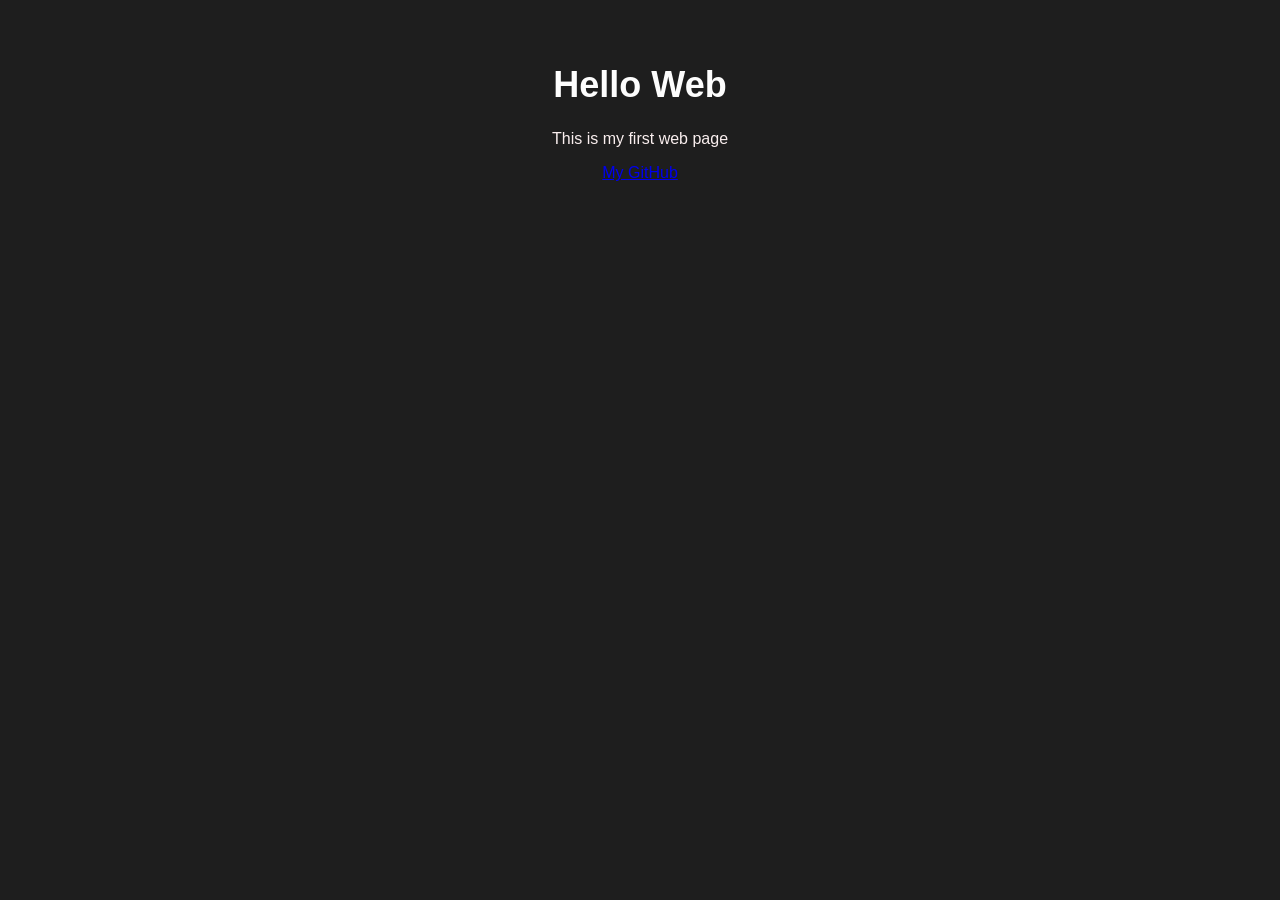
<file: task-a/index.html>
<!--
Author: Gautier-Grall Maxence 
Date: 2025-09-19 
-->
<!DOCTYPE html>
<html lang="en">
<head>
  <meta charset="UTF-8">
  <title>Hello Web</title>
  <link rel="stylesheet" href="style.css">
</head>
<body>
  <h1>Hello Web</h1>
  <p>This is my first web page</p>
  <a href="https://github.com/maxlamenace2" target="_blank">My GitHub</a>
</body>
</html>
</file>
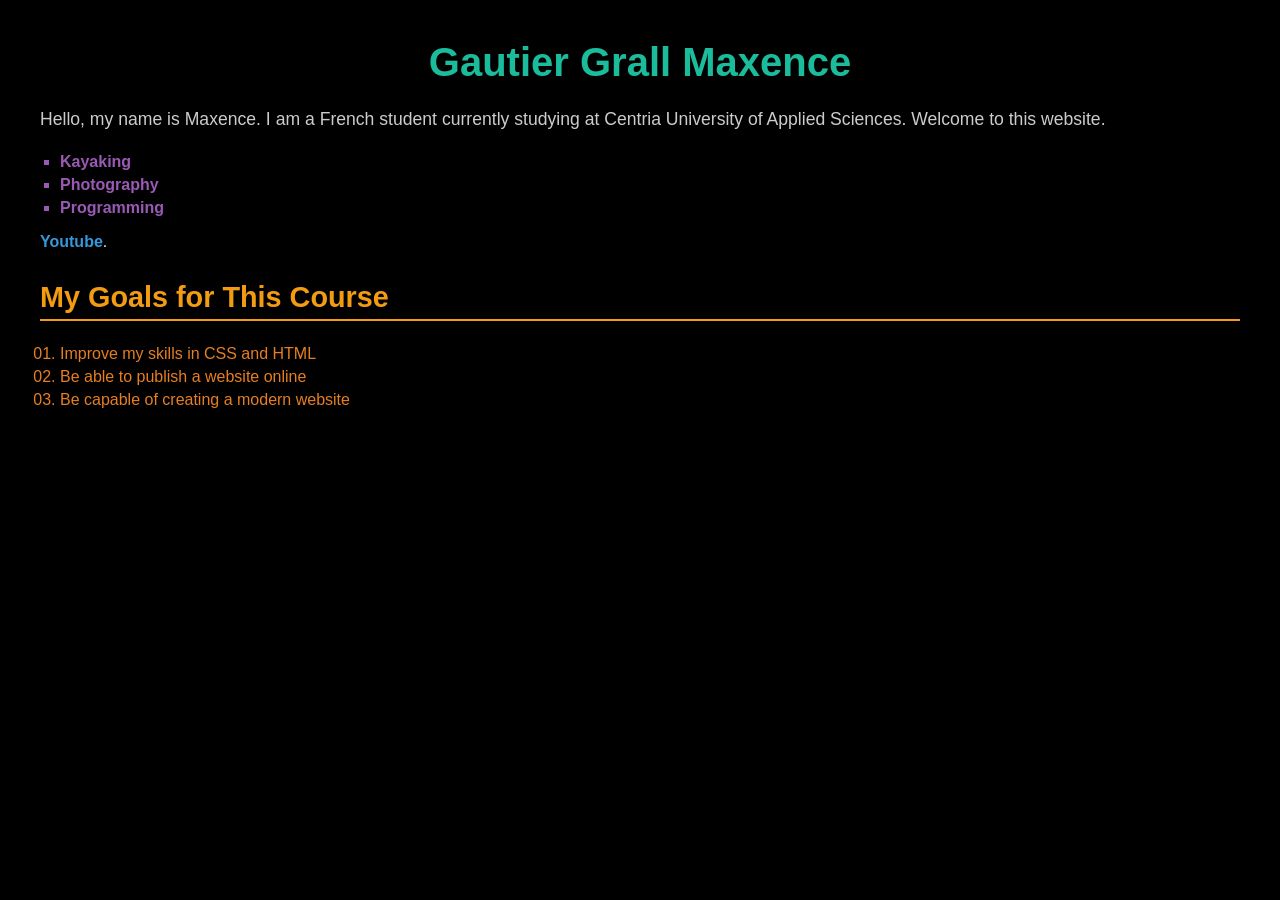
<file: task-b/index.html>
<!--
Author: Gautier-Grall Maxence
Date: 2025-09-19 
-->
<!DOCTYPE html>
<html lang="en">
<head>
  <meta charset="UTF-8">
  <title>Gautier-Grall Maxence Task-B</title>
  <link rel="stylesheet" href="style.css">
</head>
<body>
  <h1>Gautier Grall Maxence</h1>
  <p> 
    Hello, my name is Maxence. I am a French student currently studying at Centria University of Applied Sciences. 
    Welcome to this website.
  </p>
  <ul>
    <li>Kayaking</li>
    <li>Photography</li>
    <li>Programming</li>
  </ul>
  <a href="https://www.youtube.com/" target="_blank">Youtube</a>.
  <h2>My Goals for This Course</h2>

  <ol>
    <li>Improve my skills in CSS and HTML</li>
    <li>Be able to publish a website online</li>
    <li>Be capable of creating a modern website</li>
  </ol>
</body>
</html>
</file>
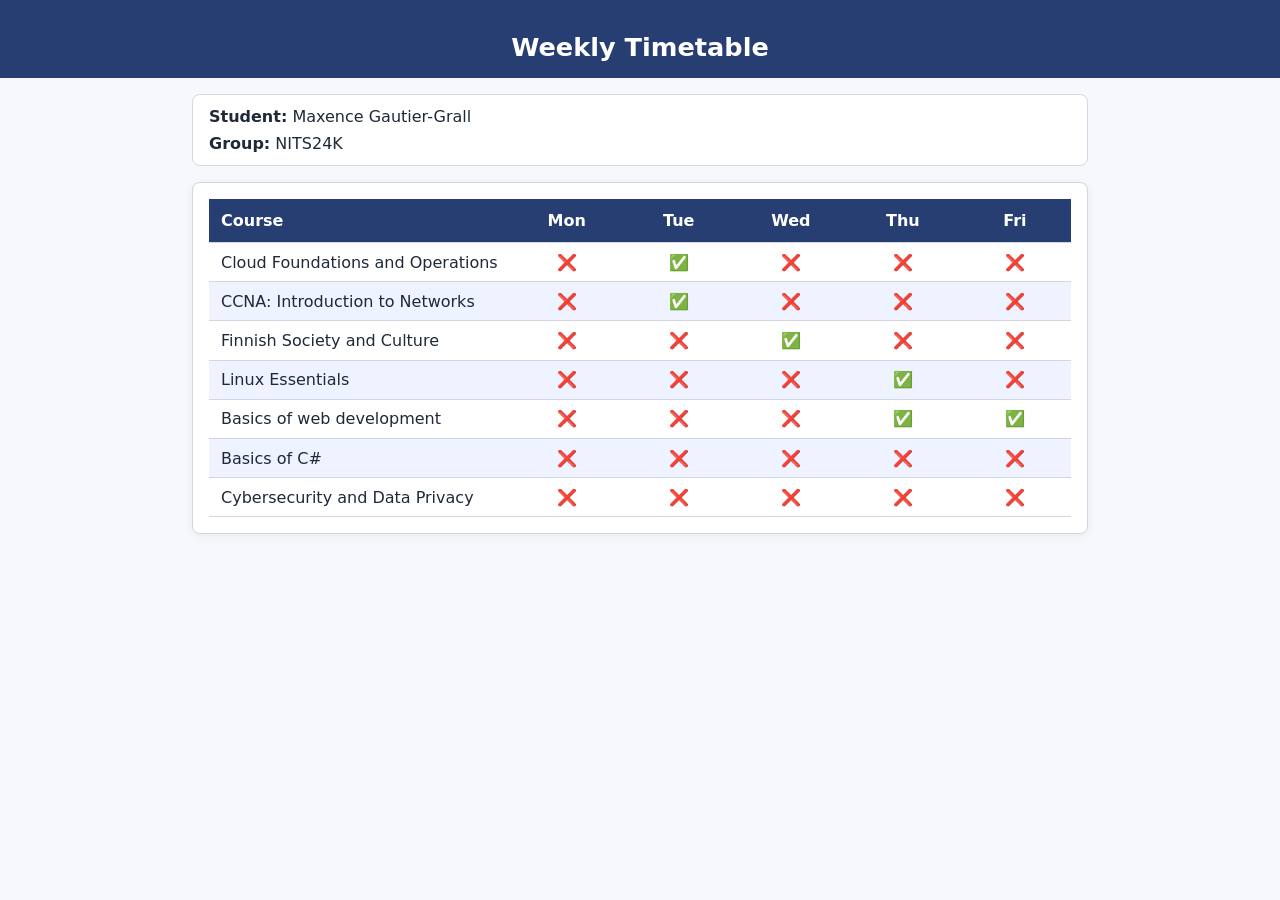
<file: task-e/index.html>
<!--
    Author: Maxence Gautier-Grall
    Date: 2025-10-21
-->

<!DOCTYPE html>
<html lang="en">
<head>
  <meta charset="UTF-8">
  <title>Weekly Timetable</title>
  <!--<link rel="stylesheet" href="task-e/style.css">-->
  <link rel="stylesheet" href="style.css">
</head>
<body>
  <header class="site-header">
    <h1>Weekly Timetable</h1>
  </header>

  <main class="content">
    <!-- Student info block: edit the values as needed -->
    <section class="student-info" aria-label="Student information">
      <p><strong>Student:</strong> <span class="student-name">Maxence Gautier-Grall</span></p>
      <p><strong>Group:</strong> <span class="student-group">NITS24K</span></p>
    </section>
    <div class="table-wrap">
      <table class="table">
        <thead>
          <tr>
            <th>Course</th>
            <th>Mon</th>
            <th>Tue</th>
            <th>Wed</th>
            <th>Thu</th>
            <th>Fri</th>
          </tr>
        </thead>
        <tbody>                 
          <tr>
            <td>Cloud Foundations and Operations</td>
            <td>&#10060;</td>
            <td>&#9989;</td>
            <td>&#10060;</td>
            <td>&#10060;</td>
            <td>&#10060;</td>
          </tr>
          <tr>
            <td>CCNA: Introduction to Networks</td>
            <td>&#10060;</td>
            <td>&#9989;</td>
            <td>&#10060;</td>
            <td>&#10060;</td>
            <td>&#10060;</td>
          </tr>
          <tr>
            <td>Finnish Society and Culture</td>
            <td>&#10060;</td>
            <td>&#10060;</td>
            <td>&#9989;</td>
            <td>&#10060;</td>
            <td>&#10060;</td>
          </tr>
          <tr>
            <td>Linux Essentials</td>
            <td>&#10060;</td>
            <td>&#10060;</td>
            <td>&#10060;</td>
            <td>&#9989;</td>
            <td>&#10060;</td>
          </tr>
          <tr>
            <td>Basics of web development</td>
            <td>&#10060;</td>
            <td>&#10060;</td>
            <td>&#10060;</td>
            <td>&#9989;</td>
            <td>&#9989;</td>
          </tr>
          <tr>
            <td>Basics of C#</td>
            <td>&#10060;</td>
            <td>&#10060;</td>
            <td>&#10060;</td>
            <td>&#10060;</td>
            <td>&#10060;</td>
          </tr>
          <tr>
            <td>Cybersecurity and Data Privacy</td>
            <td>&#10060;</td>
            <td>&#10060;</td>
            <td>&#10060;</td>
            <td>&#10060;</td>
            <td>&#10060;</td>
          </tr>

        </tbody>
      </table>
    </div>
  </main>
</body>
</html>
</file>
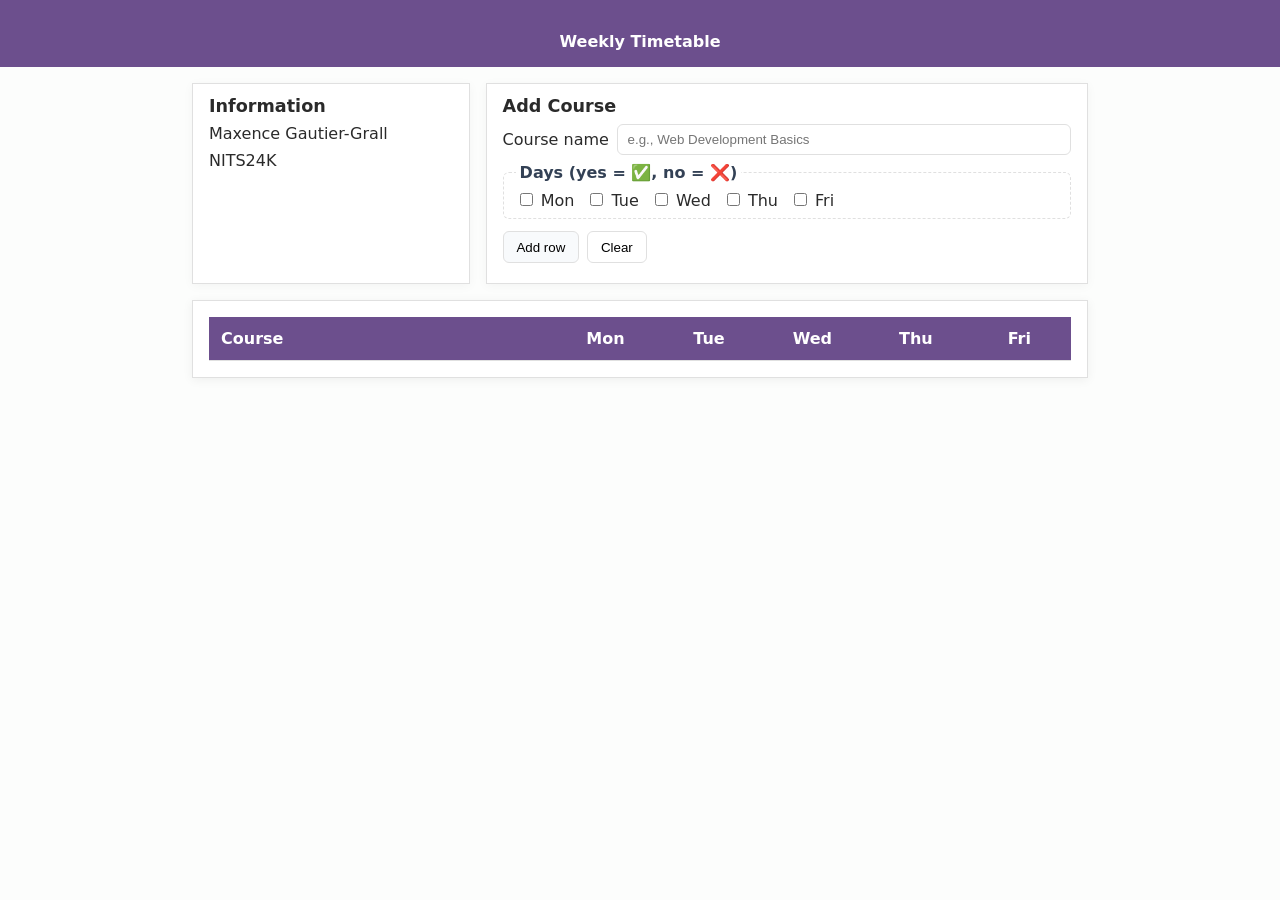
<file: task-f/index.html>
<!DOCTYPE html>
<html lang="en">

<head>
  <meta charset="UTF-8">
  <title>Weekly Timetable</title>
  <link rel="stylesheet" href="style.css">
  <script src="index.js"></script>
</head>

<body>
  <!--
    Author: Maxence Gautier-Grall
    Date: 2025-10-24
  -->

  <header class="site-header">
    <h1>Weekly Timetable</h1>
  </header>

  <main class="content">
    <!-- Top row split into two blocks -->
    <div class="top-grid">
      <!-- Student info (30%) -->
      <section class="student-info" aria-label="Student information">
        <h2 class="student-info-title">Information</h2>
        <p><span class="student-name">Maxence Gautier-Grall</span></p>
        <p><span class="student-group">NITS24K</span></p>
      </section>

      <!-- Controls (70%): add course + day marks -->
      <section class="controls" aria-label="Add course row">
        <h2 class="controls-title">Add Course</h2>

        <form id="addCourseForm">
          <div class="form-row">
            <label for="courseName">Course name</label>
            <input id="courseName" name="courseName" type="text" required placeholder="e.g., Web Development Basics">
          </div>

          <fieldset class="days-group">
            <legend>Days (yes = &#9989;, no = &#10060;)</legend>
            <label><input type="checkbox" name="day" value="Mon"> Mon</label>
            <label><input type="checkbox" name="day" value="Tue"> Tue</label>
            <label><input type="checkbox" name="day" value="Wed"> Wed</label>
            <label><input type="checkbox" name="day" value="Thu"> Thu</label>
            <label><input type="checkbox" name="day" value="Fri"> Fri</label>
          </fieldset>

          <div class="form-row">
            <button id="addRowBtn" type="submit" class="btn">Add row</button>
            <button id="clearBtn" type="reset" class="btn btn-secondary">Clear</button>
          </div>
        </form>
      </section>
    </div>

    <!-- Table -->
    <div class="table-wrap">
      <table class="table" id="timetable">
        <thead>
          <tr>
            <th>Course</th>
            <th>Mon</th>
            <th>Tue</th>
            <th>Wed</th>
            <th>Thu</th>
            <th>Fri</th>
          </tr>
        </thead>
        <tbody>
        </tbody>
      </table>
    </div>
  </main>

</body>

</html>
</file>
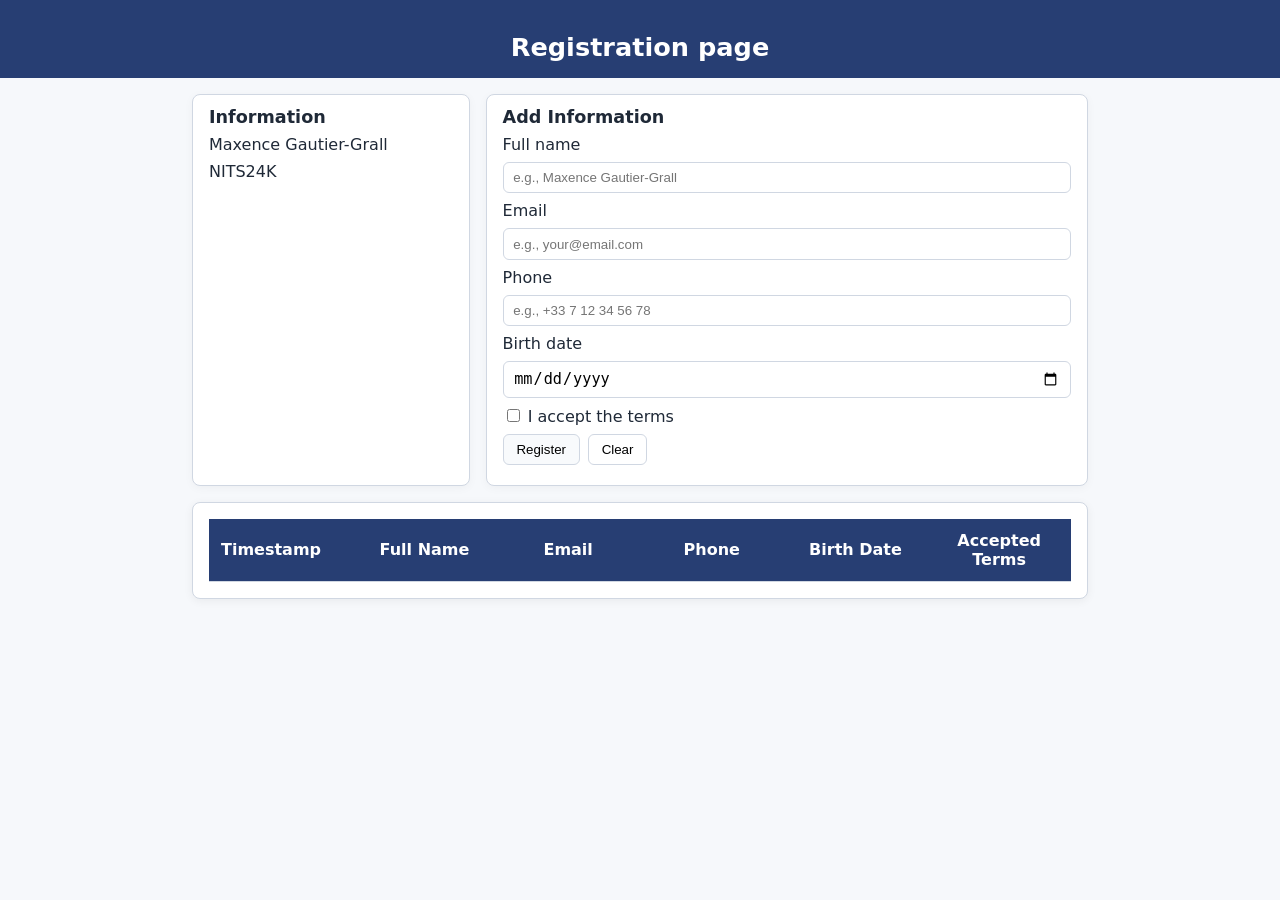
<file: task-g/index.html>
<!DOCTYPE html>
<html lang="en">
<head>
  <meta charset="UTF-8">
  <title>Registration Page</title>
  <link rel="stylesheet" href="style.css">
  <script src="index.js" defer></script>
</head>
<body>

    <!--
        Author: Maxence Gautier-Grall
        Date: 2025-10-31
    -->
  <header class="site-header">
    <h1>Registration page</h1>
  </header>

  <main class="content">

    <div class="top-grid">

      <section class="student-info" aria-label="Student information">
        <h2 class="student-info-title">Information</h2>
        <p><span class="student-name">Maxence Gautier-Grall</span></p>
        <p><span class="student-group">NITS24K</span></p>
      </section>

      <section class="controls" aria-label="Add row">
        <h2 class="controls-title">Add Information</h2>

        <form id="addCourseForm" novalidate> <!-- novalidate est la pour epecher les message du navigateur si on a mal completer date (ici s'applique a tous)-->

            <input type="hidden" id="timestamp" name="timestamp">

            <div class="form-row">
                <label for="fullName">Full name</label>
            </div>
            <div class="form-row">
                <input id="fullName" name="fullName" type="text" placeholder="e.g., Maxence Gautier-Grall">
                <!--<input id="fullName" name="fullName" type="text" required placeholder="e.g., Maxence Gautier-Grall"> 
                j'ai enlevé riquired pour pas avoir le message de base quand y'a rien de complété-->
            </div>
            

            <div class="form-row">
                <label for="email">Email</label>
            </div>
            <div class="form-row">
                <input id="email" name="email" type="text" placeholder="e.g., your@email.com">
            </div>


            <div class="form-row">
                <label for="phone">Phone</label>
            </div>
            <div class="form-row">
                <input id="phone" name="phone" type="text" placeholder="e.g., +33 7 12 34 56 78"> 
            </div>

            <div class="form-row">
                <label for="birthDate">Birth date</label>
            </div>
            <div class="form-row" > 
                <input id="birthDate" name="birthDate" type="date">
            </div>


            <div class="form-row">
                <label>
                <input type="checkbox" id="terms" name="terms"> I accept the terms
                </label>
            </div>


            
            <div class="form-row">
                <button id="addRowBtn" type="submit" class="btn">Register</button>
                <button id="clearBtn" type="reset" class="btn btn-secondary">Clear</button>
            </div>

        

        </form>

      </section>
    </div>

    <div class="table-wrap">
      <table class="table" id="timetable">
        <thead>
          <tr>
            <th>Timestamp</th>
            <th>Full Name</th>
            <th>Email</th>
            <th>Phone</th>
            <th>Birth Date</th>
            <th>Accepted Terms</th>
          </tr>
        </thead>
        <tbody></tbody>
      </table>
    </div>

  </main>

</body>
</html>
</file>
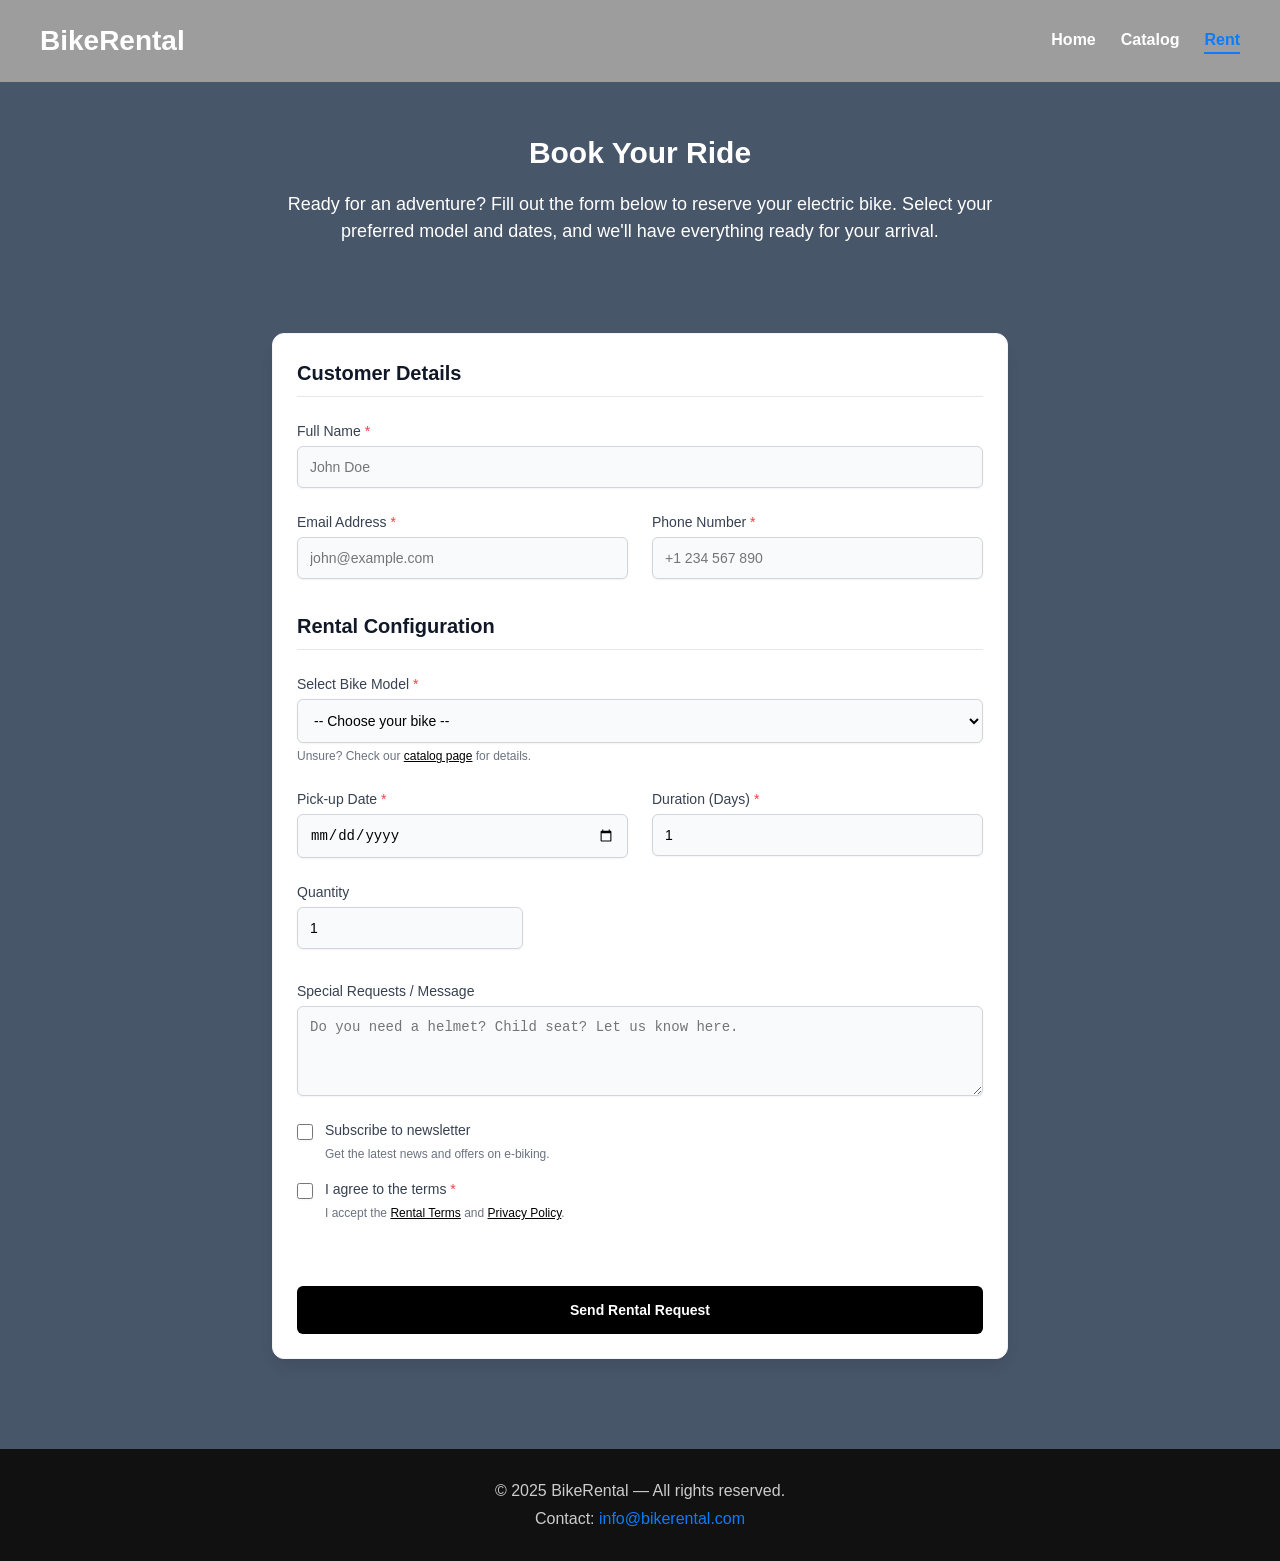
<file: l/order.html>
<!DOCTYPE html>
<html lang="en">
<head>
    <meta charset="UTF-8">
    <meta name="viewport" content="width=device-width, initial-scale=1.0">
    <title>Order Rental - BikeRental</title>
    <link rel="stylesheet" href="order.css">
</head>
<body>

    <header>
    <div class="header-left">
        <h1>BikeRental</h1>
    </div>
    <div class="menu-toggle">☰</div>
    <nav class="header-right">
        <a href="index.html">Home</a>
        <a href="catalog.html">Catalog</a>
        <a href="order.html" class="active-link">Rent</a>
    </nav>
</header>

   
    <main>
        
        
        <section class="intro-section">
            <div class="intro-content">
                <h1 class="page-title">Book Your Ride</h1>
                <p class="page-subtitle">
                    Ready for an adventure? Fill out the form below to reserve your electric bike. 
                    Select your preferred model and dates, and we'll have everything ready for your arrival.
                </p>
            </div>
        </section>

        
        <div class="form-section">
            
            <form action="#" method="POST" class="form-card" novalidate>
                
                
                <fieldset>
                    <legend>Customer Details</legend>
                    
                    <div class="form-grid">
                        
                        <div class="form-group col-span-2">
                            <label for="full-name">Full Name <span class="text-red">*</span></label>
                            <input type="text" name="full-name" id="full-name" autocomplete="name" required placeholder="John Doe">
                        </div>

                       
                        <div class="form-group">
                            <label for="email">Email Address <span class="text-red">*</span></label>
                            <input type="email" name="email" id="email" autocomplete="email" required placeholder="john@example.com">
                        </div>

                        
                        <div class="form-group">
                            <label for="phone">Phone Number <span class="text-red">*</span></label>
                            <input type="tel" name="phone" id="phone" autocomplete="tel" required pattern="[0-9+\s-]{8,}" title="Please enter a valid phone number (min 8 digits)" placeholder="+1 234 567 890">
                        </div>
                    </div>
                </fieldset>

                
                <fieldset>
                    <legend>Rental Configuration</legend>
                    
                    <div class="form-grid">
                        
                        
                        <div class="form-group col-span-2">
                            <label for="bike-model">Select Bike Model <span class="text-red">*</span></label>
                            <select id="bike-model" name="bike-model" required>
                                <option value="" disabled selected>-- Choose your bike --</option>
                                <option value="city">City E-Bike (39 €/d)</option>
                                <option value="mountain">Mountain E-Bike (49 €/d)</option>
                                <option value="sport">Sport E-Bike (45 €/d)</option>
                                <option value="cargo">Cargo E-Bike (55 €/d)</option>
                                <option value="fat-tire">Fat Tire Explorer (50 €/d)</option>
                                <option value="folding">Folding E-Bike (35 €/d)</option>
                            </select>
                            <p class="helper-text">Unsure? Check our <a href="catalog.html" target="_blank" class="helper-link">catalog page</a> for details.</p>
                        </div>

                        
                        <div class="form-group">
                            <label for="start-date">Pick-up Date <span class="text-red">*</span></label>
                            <input type="date" name="start-date" id="start-date" required>
                        </div>

                       
                        <div class="form-group">
                            <label for="duration">Duration (Days) <span class="text-red">*</span></label>
                            <input type="number" name="duration" id="duration" min="1" max="30" value="1" required>
                        </div>

                        
                        <div class="form-group col-span-2">
                            <label for="quantity">Quantity</label>
                            <input type="number" name="quantity" id="quantity" min="1" max="10" value="1" style="width: 33%;">
                        </div>
                    </div>
                </fieldset>

             
                <fieldset>
                    <legend class="sr-only">Additional Information</legend>
                    
                    <div class="form-grid col-span-2">
                        
                        <div class="form-group col-span-2">
                            <label for="comments">Special Requests / Message</label>
                            <textarea id="comments" name="comments" rows="4" placeholder="Do you need a helmet? Child seat? Let us know here."></textarea>
                        </div>

                        
                        <div class="col-span-2">
                            <div class="checkbox-group">
                                <input id="newsletter" name="newsletter" type="checkbox">
                                <div>
                                    <label for="newsletter" style="margin-bottom: 0;">Subscribe to newsletter</label>
                                    <p class="helper-text">Get the latest news and offers on e-biking.</p>
                                </div>
                            </div>

                            <div class="checkbox-group">
                                <input id="terms" name="terms" type="checkbox" required>
                                <div>
                                    <label for="terms" style="margin-bottom: 0;">I agree to the terms <span class="text-red">*</span></label>
                                    <p class="helper-text">I accept the <a href="#" class="helper-link">Rental Terms</a> and <a href="#" class="helper-link">Privacy Policy</a>.</p>
                                </div>
                            </div>
                        </div>
                    </div>
                </fieldset>

                
                <div style="padding-top: 1rem;">
                    <button type="submit" class="btn-submit">
                        Send Rental Request
                    </button>
                </div>

            </form>
        </div>
    </main>

    
    <footer class="site-footer">
        <div class="container">
            <p class="footer-text">
                &copy; 2025 BikeRental — All rights reserved.
            </p>
            <p class="footer-text" style="margin-top: 0.25rem;">
                Contact: <a href="mailto:info@bikerental.com" class="footer-link">info@bikerental.com</a>
            </p>
        </div>
    </footer>

    
    <script src="order.js"></script>
</body>
</html>
</file>
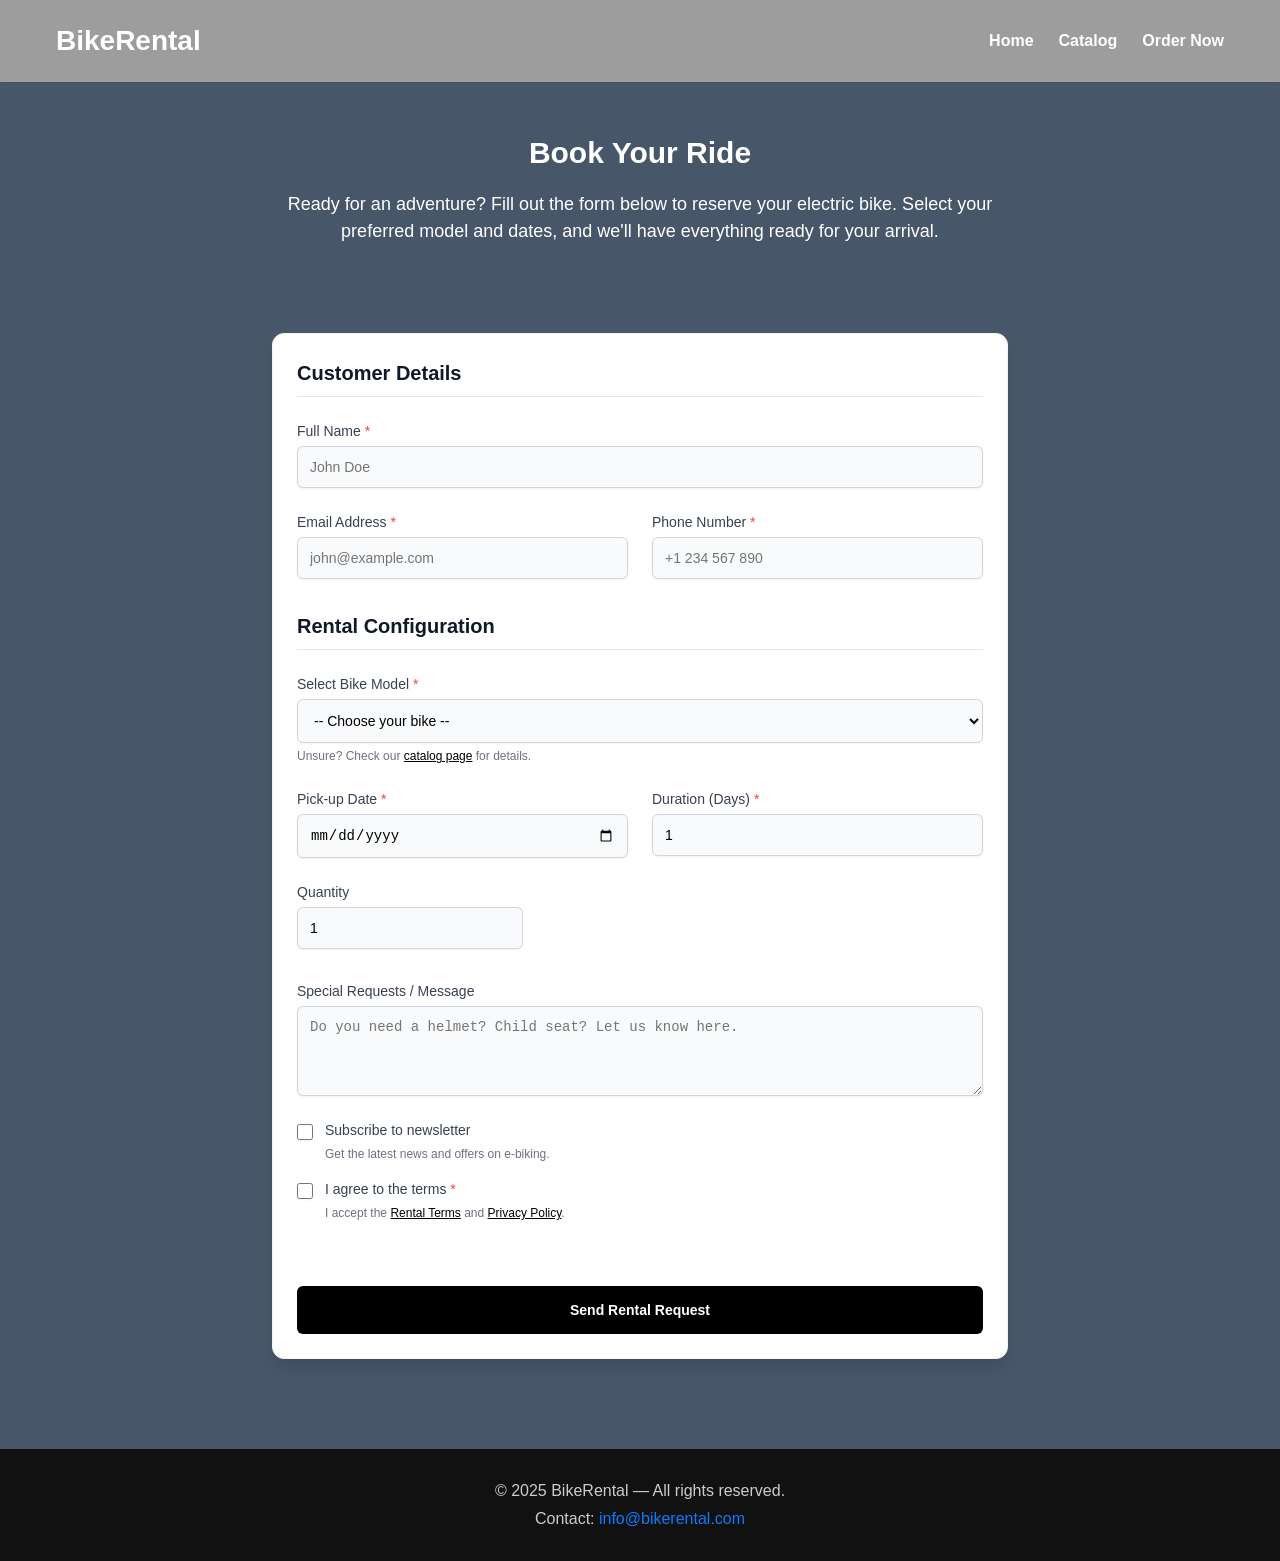
<file: task-k/order.html>
<!DOCTYPE html>
<html lang="en">
<head>
    <meta charset="UTF-8">
    <meta name="viewport" content="width=device-width, initial-scale=1.0">
    <title>Order Rental - BikeRental</title>
    <link rel="stylesheet" href="order.css">
</head>
<body>

    <header class="site-header">
        <div class="container header-content">
            
            <div class="logo-wrapper">
                <a href="https://maxlamenace2.github.io/basicsOfWebDevelopment/task-i/index.html" class="logo">
                    BikeRental
                </a>
            </div>
            
            
            <nav class="main-nav">
                <a href="https://maxlamenace2.github.io/basicsOfWebDevelopment/task-i/index.html" class="nav-link">
                    Home
                </a>
                <a href="https://maxlamenace2.github.io/basicsOfWebDevelopment/task-j/catalog.html" class="nav-link">
                    Catalog
                </a>
                
                <a href="#" class="nav-link" aria-current="page">
                    Order Now
                </a>
            </nav>

            
            <button type="button" class="mobile-menu-btn" aria-label="Open menu">
                ☰
            </button>
        </div>
    </header>

   
    <main>
        
        
        <section class="intro-section">
            <div class="intro-content">
                <h1 class="page-title">Book Your Ride</h1>
                <p class="page-subtitle">
                    Ready for an adventure? Fill out the form below to reserve your electric bike. 
                    Select your preferred model and dates, and we'll have everything ready for your arrival.
                </p>
            </div>
        </section>

        
        <div class="form-section">
            
            <form action="#" method="POST" class="form-card" novalidate>
                
                
                <fieldset>
                    <legend>Customer Details</legend>
                    
                    <div class="form-grid">
                        
                        <div class="form-group col-span-2">
                            <label for="full-name">Full Name <span class="text-red">*</span></label>
                            <input type="text" name="full-name" id="full-name" autocomplete="name" required placeholder="John Doe">
                        </div>

                       
                        <div class="form-group">
                            <label for="email">Email Address <span class="text-red">*</span></label>
                            <input type="email" name="email" id="email" autocomplete="email" required placeholder="john@example.com">
                        </div>

                        
                        <div class="form-group">
                            <label for="phone">Phone Number <span class="text-red">*</span></label>
                            <input type="tel" name="phone" id="phone" autocomplete="tel" required pattern="[0-9+\s-]{8,}" title="Please enter a valid phone number (min 8 digits)" placeholder="+1 234 567 890">
                        </div>
                    </div>
                </fieldset>

                
                <fieldset>
                    <legend>Rental Configuration</legend>
                    
                    <div class="form-grid">
                        
                        
                        <div class="form-group col-span-2">
                            <label for="bike-model">Select Bike Model <span class="text-red">*</span></label>
                            <select id="bike-model" name="bike-model" required>
                                <option value="" disabled selected>-- Choose your bike --</option>
                                <option value="city">City E-Bike (39 €/d)</option>
                                <option value="mountain">Mountain E-Bike (49 €/d)</option>
                                <option value="sport">Sport E-Bike (45 €/d)</option>
                                <option value="cargo">Cargo E-Bike (55 €/d)</option>
                                <option value="fat-tire">Fat Tire Explorer (50 €/d)</option>
                                <option value="folding">Folding E-Bike (35 €/d)</option>
                            </select>
                            <p class="helper-text">Unsure? Check our <a href="https://maxlamenace2.github.io/basicsOfWebDevelopment/task-j/catalog.html" target="_blank" class="helper-link">catalog page</a> for details.</p>
                        </div>

                        
                        <div class="form-group">
                            <label for="start-date">Pick-up Date <span class="text-red">*</span></label>
                            <input type="date" name="start-date" id="start-date" required>
                        </div>

                       
                        <div class="form-group">
                            <label for="duration">Duration (Days) <span class="text-red">*</span></label>
                            <input type="number" name="duration" id="duration" min="1" max="30" value="1" required>
                        </div>

                        
                        <div class="form-group col-span-2">
                            <label for="quantity">Quantity</label>
                            <input type="number" name="quantity" id="quantity" min="1" max="10" value="1" style="width: 33%;">
                        </div>
                    </div>
                </fieldset>

             
                <fieldset>
                    <legend class="sr-only">Additional Information</legend>
                    
                    <div class="form-grid col-span-2">
                        
                        <div class="form-group col-span-2">
                            <label for="comments">Special Requests / Message</label>
                            <textarea id="comments" name="comments" rows="4" placeholder="Do you need a helmet? Child seat? Let us know here."></textarea>
                        </div>

                        
                        <div class="col-span-2">
                            <div class="checkbox-group">
                                <input id="newsletter" name="newsletter" type="checkbox">
                                <div>
                                    <label for="newsletter" style="margin-bottom: 0;">Subscribe to newsletter</label>
                                    <p class="helper-text">Get the latest news and offers on e-biking.</p>
                                </div>
                            </div>

                            <div class="checkbox-group">
                                <input id="terms" name="terms" type="checkbox" required>
                                <div>
                                    <label for="terms" style="margin-bottom: 0;">I agree to the terms <span class="text-red">*</span></label>
                                    <p class="helper-text">I accept the <a href="#" class="helper-link">Rental Terms</a> and <a href="#" class="helper-link">Privacy Policy</a>.</p>
                                </div>
                            </div>
                        </div>
                    </div>
                </fieldset>

                
                <div style="padding-top: 1rem;">
                    <button type="submit" class="btn-submit">
                        Send Rental Request
                    </button>
                </div>

            </form>
        </div>
    </main>

    
    <footer class="site-footer">
        <div class="container">
            <p class="footer-text">
                &copy; 2025 BikeRental — All rights reserved.
            </p>
            <p class="footer-text" style="margin-top: 0.25rem;">
                Contact: <a href="mailto:info@bikerental.com" class="footer-link">info@bikerental.com</a>
            </p>
        </div>
    </footer>

    
    <script src="order.js"></script>
</body>
</html>
</file>
<file: task-a/style.css>
/*
Author: Gautier-Grall Maxence 
Date: 2025-09-19 
*/
body {
  background-color: #1e1e1e; 
  font-family: Arial, sans-serif;
  margin: 0;
  text-align: center; 
  padding-top: 40px;  
}

h1 {
  color: rgb(253, 253, 253);
  font-size: 36px;
}

p {
  color: #faefef;
}
</file>
<file: task-b/style.css>
/*
Author: Gautier-Grall Maxence
Date: 2025-09-19 
*/

body {
  background-color: #000;
  color: #eee;
  font-family: Arial, Helvetica, sans-serif;
  margin: 40px;
}


h1 {
  color: #1abc9c;
  font-size: 2.5em;
  text-align: center;
  margin-bottom: 20px;
}


h2 {
  color: #f39c12;
  font-size: 1.8em;
  margin-top: 30px;
  border-bottom: 2px solid #f39c12;
  padding-bottom: 5px;
}


p {
  color: #ccc;
  line-height: 1.6;
  font-size: 1.1em;
  margin-bottom: 20px;
}


ul {
  list-style-type: square;
  padding-left: 20px;
}

ul li {
  color: #9b59b6;
  margin: 5px 0;
  font-weight: bold;
}

ol {
  list-style-type: decimal-leading-zero;
  padding-left: 20px;
}

ol li {
  color: #e67e22;
  margin: 5px 0;
}

a {
  color: #3498db;
  text-decoration: none;
  font-weight: bold;
}

a:hover {
  color: #e74c3c;
  text-decoration: underline;
}
</file>
<file: task-e/style.css>
/*
Author: Maxence Gautier-Grall
Date: 2025-10-21
*/



:root {
  /* Typographic scale via rem for easy scaling */
  --base-size: 1rem;
  --h1-size: 1.6rem;

  /* Colors */
  --page-bg: #f6f8fb;
  --text: #1f2937;
  --brand: #273e73;
  --table-alt: #eef3ff;
  --border: #d0d7e2;

  /* Radius in px */
  --radius: 8px;
}

/* Base page styles (rem font sizing, color, background) */
html, body { height: 100%; }
body {
  margin: 0;
  background: var(--page-bg);
  color: var(--text);
  font-family: system-ui, -apple-system, Segoe UI, Roboto, Arial, sans-serif;
  font-size: var(--base-size);          /* rem */
}

/* Top spacing uses rem (explicit requirement) */
.site-header {
  padding-top: 2rem;                     /* rem */
  padding-bottom: 1rem;                  /* rem */
  background: var(--brand);
  color: #fff;
}
.site-header h1 {
  font-size: var(--h1-size);             /* rem */
  margin: 0;
  text-align: center;                    /* centered title */
}

/* Left & right empty space 15% (content width ~70%) */
.content {
  margin-left: 15%;                      /* % */
  margin-right: 15%;                     /* % */
  padding-top: 1rem;                     /* rem */
  padding-bottom: 2rem;                  /* rem */
}

/* Student info block */
.student-info {
  background: #fff;
  border: 1px solid var(--border);       /* px */
  border-radius: var(--radius);          /* px */
  padding: 0.75rem 1rem;                 /* rem */
  margin: 0 0 1rem 0;                    /* rem */
}
.student-info p {
  margin: 0;
}
.student-info p + p {
  margin-top: 0.5rem;                    /* rem */
}

/* Table container */
.table-wrap {
  background: #fff;
  border: 1px solid var(--border);       /* px */
  border-radius: var(--radius);          /* px */
  padding: 1rem;                         /* rem */
  overflow-x: auto;
  box-shadow: 0 2px 10px rgba(0,0,0,0.06);
}

/* Table */
.table {
  width: 100%;                           /* % */
  border-collapse: collapse;
  font-size: 1rem;                       /* rem */
}

/* Header cells */
.table thead th {
  background: var(--brand);
  color: #fff;
  text-align: left;
  padding: 0.75rem;                      /* rem */
  border-bottom: 1px solid var(--border);/* px */
}

/* Body cells */
.table tbody td {
  padding: 0.6rem 0.75rem;               /* rem */
  border-bottom: 1px solid var(--border);/* px */
}

/* Alternate row color */
.table tbody tr:nth-child(even) {
  background: var(--table-alt);
}

/* Column widths:
   - First column (Course) wider
   - Other columns share remaining space
*/
.table thead th:nth-child(1),
.table tbody td:nth-child(1) {
  width: 35%; 
}
.table thead th:nth-child(n+2),
.table tbody td:nth-child(n+2) {
  width: 13%;
}

/* Center the day columns (Monâ€“Thu) */
.table thead th:nth-child(n+2),
.table tbody td:nth-child(n+2) {
  text-align: center;
}



/* ≤ 768px: margins 5%, show only student-info + table */
@media (max-width: 768px) {
  .content { margin-left: 5%; margin-right: 5%; }
  .site-header,
  .intro,
  .other-content { display: none; }
  .student-info,
  .table-wrap { display: block; }
}

/* ≤ 640px: margins 1%, show only the table */
@media (max-width: 640px) {
  .content { margin-left: 1%; margin-right: 1%; }
  .student-info { display: none; }
}
</file>
<file: task-f/style.css>
/*
Author: Maxence Gautier-Grall
Date: 2025-10-24
*/

/* COLOR GUIDELINES
   - Page background: very light gray (#f6f8fb)
   - Main text: dark gray (#1f2937)
   - Header background: deep blue (#273e73), text white
   - Table header row: same deep blue, text white
   - Table rows: alternate white (#fff) / light blue (#eef3ff)
   - Borders: light gray (#d0d7e2)
*/

/*':root {
  --base-size: 1rem;
  --h1-size: 1.6rem;

  --page-bg: #f6f8fb;
  --text: #1f2937;
  --brand: #273e73;
  --table-alt: #eef3ff;
  --border: #d0d7e2;

  --radius: 8px;
}*/

:root {
  --page-bg: #fcfdfc;
  --text: #2a2a2a;
  --brand: #6c4f8d;
  --table-alt: #f9f5ff;
  --border: #e0e0e0;
}

html,
body {
  height: 100%;
}

body {
  margin: 0;
  background: var(--page-bg);
  color: var(--text);
  font-family: system-ui, -apple-system, Segoe UI, Roboto, Arial, sans-serif;
  font-size: var(--base-size);
}

/* Header */
.site-header {
  padding-top: 2rem;
  padding-bottom: 1rem;
  background: var(--brand);
  color: #fff;
}

.site-header h1 {
  font-size: var(--h1-size);
  margin: 0;
  text-align: center;
}

/* Content container with side margins */
.content {
  margin-left: 15%;
  margin-right: 15%;
  padding-top: 1rem;
  padding-bottom: 2rem;
}

/* --- NEW: top row split (50% + 50%) --- */
.top-grid {
  display: flex;
  gap: 1rem;
  margin-bottom: 1rem;
}

.student-info,
.controls {
  background: #fff;
  border: 1px solid var(--border);
  border-radius: var(--radius);
  padding: 0.75rem 1rem;
  box-shadow: 0 2px 10px rgba(0, 0, 0, 0.04);
}

.student-info {
  flex: 1 1 30%;
}

.controls {
  flex: 1 1 70%;
}

.student-info p {
  margin: 0;
}

.student-info p+p {
  margin-top: 0.5rem;
}

.controls-title,
.student-info-title {
  margin: 0 0 0.5rem 0;
  font-size: 1.1rem;
}

.form-row {
  display: flex;
  gap: 0.5rem;
  align-items: center;
  margin: 0.5rem 0;
}

.form-row input[type="text"] {
  flex: 1 1 auto;
  padding: 0.45rem 0.6rem;
  border: 1px solid var(--border);
  border-radius: 6px;
}

.days-group {
  margin: 0.5rem 0 0.75rem;
  border: 1px dashed var(--border);
  border-radius: 6px;
  padding: 0.5rem 0.75rem;
  display: flex;
  flex-wrap: wrap;
  gap: 0.75rem;
}

.days-group legend {
  padding: 0 0.25rem;
  font-weight: 600;
  color: #334155;
}

.btn {
  padding: 0.45rem 0.8rem;
  border: 1px solid var(--border);
  border-radius: 6px;
  background: #f8fafc;
  cursor: pointer;
}

.btn:hover {
  background: #eef2f7;
}

.btn-secondary {
  background: #ffffff;
}

/* Table container */
.table-wrap {
  background: #fff;
  border: 1px solid var(--border);
  border-radius: var(--radius);
  padding: 1rem;
  overflow-x: auto;
  box-shadow: 0 2px 10px rgba(0, 0, 0, 0.06);
}

/* Table */
.table {
  width: 100%;
  border-collapse: collapse;
  font-size: 1rem;
}

/* Header cells */
.table thead th {
  background: var(--brand);
  color: #fff;
  text-align: left;
  padding: 0.75rem;
  border-bottom: 1px solid var(--border);
}

/* Body cells */
.table tbody td {
  padding: 0.6rem 0.75rem;
  border-bottom: 1px solid var(--border);
}

/* Alternate row color */
.table tbody tr:nth-child(even) {
  background: var(--table-alt);
}

/* Column widths: 40% + 12%*5 = 100% */
.table thead th:nth-child(1),
.table tbody td:nth-child(1) {
  width: 40%;
}

.table thead th:nth-child(n+2),
.table tbody td:nth-child(n+2) {
  width: 12%;
  text-align: center;
}

/* Small screens: stack the top blocks */
@media (max-width: 860px) {
  .content {
    margin-left: 5%;
    margin-right: 5%;
  }

  .top-grid {
    flex-direction: column;
  }
}

/* ≤ 768px: margins 5% */
@media (max-width: 768px) {
  .content {
    margin-left: 5%;
    margin-right: 5%;
  }

  .site-header,
  .intro,
  .other-content {
    display: none;
  }

  .student-info,
  .table-wrap {
    display: block;
  }
}

/* ≤ 640px: margins 1%, show only the table */
@media (max-width: 640px) {
  .content {
    margin-left: 1%;
    margin-right: 1%;
  }

  .student-info {
    display: none;
  }
}
</file>
<file: task-g/style.css>
/*
Author: Maxence Gautier-Grall
Date: 2025-10-31
*/

/* COLOR GUIDELINES
   - Page background: very light gray (#f6f8fb)
   - Main text: dark gray (#1f2937)
   - Header background: deep blue (#273e73), text white
   - Table header row: same deep blue, text white
   - Table rows: alternate white (#fff) / light blue (#eef3ff)
   - Borders: light gray (#d0d7e2)
*/

:root {
  --base-size: 1rem;
  --h1-size: 1.6rem;

  --page-bg: #f6f8fb;
  --text: #1f2937;
  --brand: #273e73;
  --table-alt: #eef3ff;
  --border: #d0d7e2;

  --radius: 8px;
}

html,
body {
  height: 100%;
}

body {
  margin: 0;
  background: var(--page-bg);
  color: var(--text);
  font-family: system-ui, -apple-system, Segoe UI, Roboto, Arial, sans-serif;
  font-size: var(--base-size);
}

/* Header */
.site-header {
  padding-top: 2rem;
  padding-bottom: 1rem;
  background: var(--brand);
  color: #fff;
}

.site-header h1 {
  font-size: var(--h1-size);
  margin: 0;
  text-align: center;
}

/* Content container with side margins */
.content {
  margin-left: 15%;
  margin-right: 15%;
  padding-top: 1rem;
  padding-bottom: 2rem;
}

/* --- NEW: top row split (50% + 50%) --- */
.top-grid {
  display: flex;
  gap: 1rem;
  margin-bottom: 1rem;
}

.student-info,
.controls {
  background: #fff;
  border: 1px solid var(--border);
  border-radius: var(--radius);
  padding: 0.75rem 1rem;
  box-shadow: 0 2px 10px rgba(0, 0, 0, 0.04);
}





.student-info {
  flex: 1 1 30%;
}

.controls {
  flex: 1 1 70%;
}

.student-info p {
  margin: 0;
}

.student-info p+p {
  margin-top: 0.5rem;
}

.controls-title,
.student-info-title {
  margin: 0 0 0.5rem 0;
  font-size: 1.1rem;
}

.form-row {
  display: flex;
  gap: 0.5rem;
  align-items: center;
  margin: 0.5rem 0;
}

.form-row input[type="text"] {
  flex: 1 1 auto;
  padding: 0.45rem 0.6rem;
  border: 1px solid var(--border);
  border-radius: 6px; 
}

.days-group {
  margin: 0.5rem 0 0.75rem;
  border: 1px dashed var(--border);
  border-radius: 6px;
  padding: 0.5rem 0.75rem;
  display: flex;
  flex-wrap: wrap;
  gap: 0.75rem;
}

.days-group legend {
  padding: 0 0.25rem;
  font-weight: 600;
  color: #334155;
}

.btn {
  padding: 0.45rem 0.8rem;
  border: 1px solid var(--border);
  border-radius: 6px;
  background: #f8fafc;
  cursor: pointer;
}

.btn:hover {
  background: #eef2f7;
}

.btn-secondary {
  background: #ffffff;
}

/* Table container */
.table-wrap {
  background: #fff;
  border: 1px solid var(--border);
  border-radius: var(--radius);
  padding: 1rem;
  overflow-x: auto;
  box-shadow: 0 2px 10px rgba(0, 0, 0, 0.06);
}

/* Table */
.table {
  width: 100%;
  border-collapse: collapse;
  font-size: 1rem;
}

/* Header cells */
.table thead th {
  background: var(--brand);
  color: #fff;
  text-align: left;
  padding: 0.75rem;
  border-bottom: 1px solid var(--border);
}

.form-row { display: flex; gap: 0.5rem; align-items: center; margin: 0.5rem 0; } /* pour la date */

.form-row input[type="date"] {
  flex: 1 1 auto;
  padding: 0.45rem 0.6rem;
  border: 1px solid var(--border);
  border-radius: 6px;
  font-size: 0.95rem;
}
/* pour la date */ 

/* Body cells */
.table tbody td {
  padding: 0.6rem 0.75rem;
  border-bottom: 1px solid var(--border);
}

/* Alternate row color */
.table tbody tr:nth-child(even) {
  background: var(--table-alt);
}

/* Column widths: 40% + 12%*5 = 100% */
.table thead th:nth-child(1),
.table tbody td:nth-child(1) {
  width: 16%;
}

.table thead th:nth-child(n+2),
.table tbody td:nth-child(n+2) {
  width: 16%;
  text-align: center;
}

/* Small screens: stack the top blocks */
@media (max-width: 860px) {
  .content {
    margin-left: 5%;
    margin-right: 5%;
  }

  .top-grid {
    flex-direction: column;
  }
}

/* ≤ 768px: margins 5% */
@media (max-width: 768px) {
  .content {
    margin-left: 5%;
    margin-right: 5%;
  }

  .site-header,
  .intro,
  .other-content {
    display: none;
  }

  .student-info,
  .table-wrap {
    display: block;
  }
}

/* ≤ 640px: margins 1%, show only the table */
@media (max-width: 640px) {
  .content {
    margin-left: 1%;
    margin-right: 1%;
  }

  .student-info {
    display: none;
  }
}
</file>
<file: l/order.css>
/* =========================================
   1. RESET ET BASE
   ========================================= */
* {
    box-sizing: border-box;
    margin: 0;
    padding: 0;
}

body {
    font-family: Arial, Helvetica, sans-serif; /* Police ajustée comme le 2ème code */
    background-color: #48566a;
    color: #222; /* Ajusté pour correspondre */
    line-height: 1.5;
    min-height: 100vh;
    display: flex;
    flex-direction: column;
}

html {
    scroll-behavior: smooth;
}

/* =========================================
   2. HEADER (IDENTIQUE AU 2ÈME CODE)
   ========================================= */
/* =========================================
   2. HEADER (UNIFIÉ)
   ========================================= */
header {
    background: #9e9d9d; 
    color: white;
    padding: 20px 40px;
    display: flex;
    justify-content: space-between;
    align-items: center;
    position: sticky;
    top: 0;
    z-index: 1000;
}

header h1 {
    margin: 0;
    font-size: 28px;
}

header nav {
    display: flex;
}

header nav a {
    color: white;
    text-decoration: none;
    margin-left: 25px;
    font-size: 16px;
    font-weight: bold;
    transition: color 0.3s;
}

header nav a:hover {
    color: #0a7cff;
}

header nav a.active-link {
    color: #0a7cff;
    border-bottom: 2px solid #0a7cff;
}

/* Bouton Hamburger */
.menu-toggle {
    display: none;
    font-size: 26px;
    cursor: pointer;
    color: white;
}

/* --- Mobile --- */
@media (max-width: 768px) {
    header {
        flex-wrap: wrap;
    }

    header nav {
        display: none;
        flex-direction: column;
        width: 100%;
        background: #9e9d9d;
        padding: 10px 0;
    }

    header nav.active {
        display: flex;
    }

    .menu-toggle {
        display: block;
        margin-left: auto;
    }

    header nav a {
        margin: 10px 0;
        text-align: center;
    }
}

/* =========================================
   3. CONTENU SPÉCIFIQUE (INTRO & FORMULAIRE)
   ========================================= */

/* Utilitaires */
.container {
    max-width: 1280px;
    margin: 0 auto;
    padding: 0 1rem;
}

.text-red {
    color: #ef4444;
}

.sr-only {
    position: absolute;
    width: 1px;
    height: 1px;
    padding: 0;
    margin: -1px;
    overflow: hidden;
    clip: rect(0, 0, 0, 0);
    border: 0;
}

/* Section Intro */
.intro-section {
    background-color: #48566a;
    color: white;
    padding: 3rem 1rem;
    text-align: center;
}

.intro-content {
    max-width: 48rem;
    margin: 0 auto;
}

.page-title {
    font-size: 1.875rem;
    font-weight: 800;
    margin-bottom: 1rem;
}

.page-subtitle {
    font-size: 1.125rem;
}

/* Formulaire */
.form-section {
    padding: 2.5rem 1rem;
    max-width: 48rem;
    margin: 0 auto;
    width: 100%;
}

.form-card {
    background-color: #ffffff;
    padding: 1.5rem;
    border-radius: 0.75rem;
    box-shadow: 0 10px 15px -3px rgba(0, 0, 0, 0.1);
    border: 1px solid #f3f4f6;
}

fieldset {
    border: none;
    margin-bottom: 2rem;
}

legend {
    font-size: 1.25rem;
    font-weight: 700;
    color: #111827;
    border-bottom: 1px solid #e5e7eb;
    padding-bottom: 0.5rem;
    margin-bottom: 1.5rem;
    width: 100%;
    display: block;
}

.form-grid {
    display: grid;
    grid-template-columns: 1fr;
    gap: 1.5rem;
}

.col-span-2 {
    grid-column: span 1;
}

.form-group {
    display: flex;
    flex-direction: column;
}

label {
    display: block;
    font-size: 0.875rem;
    font-weight: 500;
    color: #374151;
    margin-bottom: 0.25rem;
}

input, select, textarea {
    display: block;
    width: 100%;
    border-radius: 0.375rem;
    border: 1px solid #d1d5db;
    background-color: #f9fafb;
    padding: 0.75rem;
    font-size: 0.875rem;
    box-shadow: 0 1px 2px rgba(0,0,0,0.05);
}

input:focus, select:focus, textarea:focus {
    outline: 2px solid #000;
    outline-offset: 1px;
    border-color: #000;
}

/* Gestion des erreurs (pour JS) */
.input-error {
    border-color: #ef4444 !important;
    outline-color: #ef4444 !important;
}

.error-message {
    color: #ef4444;
    font-size: 0.75rem;
    margin-top: 0.25rem;
}

.helper-text {
    font-size: 0.75rem;
    color: #6b7280;
    margin-top: 0.25rem;
}

.helper-link {
    color: #000;
    text-decoration: underline;
}

.checkbox-group {
    display: flex;
    align-items: flex-start;
    margin-bottom: 1rem;
}

.checkbox-group input[type="checkbox"] {
    height: 1rem;
    width: 1rem;
    margin-top: 0.25rem;
    margin-right: 0.75rem;
    accent-color: #000;
}

.btn-submit {
    width: 100%;
    display: flex;
    justify-content: center;
    padding: 1rem;
    border-radius: 0.375rem;
    font-size: 0.875rem;
    font-weight: 700;
    color: #ffffff;
    background-color: #000000;
    border: none;
    cursor: pointer;
    transition: background-color 0.2s;
}

.btn-submit:hover {
    background-color: #1f2937;
}

/* =========================================
   4. FOOTER (IDENTIQUE AU 2ÈME CODE)
   ========================================= */
.site-footer {
    margin-top: 50px;
    background: #111;
    color: #ccc;
    padding: 30px;
    text-align: center;
}

.footer-text {
    color: #ccc;
}

.footer-link {
    color: #0a7cff;
    text-decoration: none;
}

/* =========================================
   5. RESPONSIVE (LOGIQUE DU 2ÈME CODE)
   ========================================= */
@media (min-width: 640px) {
    .form-grid {
        grid-template-columns: 1fr 1fr;
    }
    .col-span-2 {
        grid-column: span 2;
    }
}

@media (max-width: 768px) {
    /* Permet au header de s'agrandir quand le menu s'ouvre */
    .header-content {
        flex-wrap: wrap;
    }

    /* Afficher le bouton burger */
    .mobile-menu-btn {
        display: block;
        margin-left: auto;
    }

    /* Configuration du menu mobile (caché par défaut) */
    .main-nav {
        display: none;
        flex-direction: column;
        width: 100%;
        background: #9e9d9d; /* Même fond que le header */
        padding: 10px 0;
        gap: 0; /* Reset du gap desktop */
    }

    /* Quand la classe .active est ajoutée par JS */
    .main-nav.active {
        display: flex;
    }

    /* Style des liens en mobile */
    .nav-link {
        margin: 10px 0;
        text-align: center;
        display: block;
        width: 100%;
    }
}
</file>
<file: task-k/order.css>
/* =========================================
   1. RESET ET BASE
   ========================================= */
* {
    box-sizing: border-box;
    margin: 0;
    padding: 0;
}

body {
    font-family: Arial, Helvetica, sans-serif; /* Police ajustée comme le 2ème code */
    background-color: #48566a;
    color: #222; /* Ajusté pour correspondre */
    line-height: 1.5;
    min-height: 100vh;
    display: flex;
    flex-direction: column;
}

html {
    scroll-behavior: smooth;
}

/* =========================================
   2. HEADER (IDENTIQUE AU 2ÈME CODE)
   ========================================= */
.site-header {
    background: #9e9d9d;
    color: white;
    /* On reprend le padding exact du 2ème code */
    padding: 20px 40px; 
    position: sticky;
    top: 0;
    z-index: 1000;
    box-shadow: 0 1px 2px rgba(0, 0, 0, 0.05);
}

/* Conteneur interne pour gérer l'alignement */
.header-content {
    display: flex;
    justify-content: space-between;
    align-items: center;
    width: 100%;
    /* On annule la max-width du container standard pour ce header 
       afin qu'il prenne toute la largeur comme dans le 2ème code */
    max-width: none; 
    padding: 0;
    margin: 0;
}

/* Logo */
.logo {
    font-size: 28px;
    font-weight: bold;
    color: white;
    text-decoration: none;
    margin: 0;
}

/* Navigation Desktop */
.main-nav {
    display: flex;
    gap: 25px; /* Espacement identique au margin-left: 25px du 2ème code */
}

.nav-link {
    color: white;
    text-decoration: none;
    font-size: 16px;
    font-weight: bold;
    transition: color 0.3s;
    padding: 0; /* Reset du padding précédent */
}

.nav-link:hover {
    color: #0a7cff;
}

.nav-link.active {
    color: #0a7cff; /* Style du lien actif du 2ème code */
    border-bottom: 2px solid #0a7cff;
}

/* Bouton Hamburger (Caché sur Desktop) */
.mobile-menu-btn {
    display: none;
    background: none;
    border: none;
    font-size: 26px;
    cursor: pointer;
    color: white;
    padding: 0;
}

/* =========================================
   3. CONTENU SPÉCIFIQUE (INTRO & FORMULAIRE)
   ========================================= */

/* Utilitaires */
.container {
    max-width: 1280px;
    margin: 0 auto;
    padding: 0 1rem;
}

.text-red {
    color: #ef4444;
}

.sr-only {
    position: absolute;
    width: 1px;
    height: 1px;
    padding: 0;
    margin: -1px;
    overflow: hidden;
    clip: rect(0, 0, 0, 0);
    border: 0;
}

/* Section Intro */
.intro-section {
    background-color: #48566a;
    color: white;
    padding: 3rem 1rem;
    text-align: center;
}

.intro-content {
    max-width: 48rem;
    margin: 0 auto;
}

.page-title {
    font-size: 1.875rem;
    font-weight: 800;
    margin-bottom: 1rem;
}

.page-subtitle {
    font-size: 1.125rem;
}

/* Formulaire */
.form-section {
    padding: 2.5rem 1rem;
    max-width: 48rem;
    margin: 0 auto;
    width: 100%;
}

.form-card {
    background-color: #ffffff;
    padding: 1.5rem;
    border-radius: 0.75rem;
    box-shadow: 0 10px 15px -3px rgba(0, 0, 0, 0.1);
    border: 1px solid #f3f4f6;
}

fieldset {
    border: none;
    margin-bottom: 2rem;
}

legend {
    font-size: 1.25rem;
    font-weight: 700;
    color: #111827;
    border-bottom: 1px solid #e5e7eb;
    padding-bottom: 0.5rem;
    margin-bottom: 1.5rem;
    width: 100%;
    display: block;
}

.form-grid {
    display: grid;
    grid-template-columns: 1fr;
    gap: 1.5rem;
}

.col-span-2 {
    grid-column: span 1;
}

.form-group {
    display: flex;
    flex-direction: column;
}

label {
    display: block;
    font-size: 0.875rem;
    font-weight: 500;
    color: #374151;
    margin-bottom: 0.25rem;
}

input, select, textarea {
    display: block;
    width: 100%;
    border-radius: 0.375rem;
    border: 1px solid #d1d5db;
    background-color: #f9fafb;
    padding: 0.75rem;
    font-size: 0.875rem;
    box-shadow: 0 1px 2px rgba(0,0,0,0.05);
}

input:focus, select:focus, textarea:focus {
    outline: 2px solid #000;
    outline-offset: 1px;
    border-color: #000;
}

/* Gestion des erreurs (pour JS) */
.input-error {
    border-color: #ef4444 !important;
    outline-color: #ef4444 !important;
}

.error-message {
    color: #ef4444;
    font-size: 0.75rem;
    margin-top: 0.25rem;
}

.helper-text {
    font-size: 0.75rem;
    color: #6b7280;
    margin-top: 0.25rem;
}

.helper-link {
    color: #000;
    text-decoration: underline;
}

.checkbox-group {
    display: flex;
    align-items: flex-start;
    margin-bottom: 1rem;
}

.checkbox-group input[type="checkbox"] {
    height: 1rem;
    width: 1rem;
    margin-top: 0.25rem;
    margin-right: 0.75rem;
    accent-color: #000;
}

.btn-submit {
    width: 100%;
    display: flex;
    justify-content: center;
    padding: 1rem;
    border-radius: 0.375rem;
    font-size: 0.875rem;
    font-weight: 700;
    color: #ffffff;
    background-color: #000000;
    border: none;
    cursor: pointer;
    transition: background-color 0.2s;
}

.btn-submit:hover {
    background-color: #1f2937;
}

/* =========================================
   4. FOOTER (IDENTIQUE AU 2ÈME CODE)
   ========================================= */
.site-footer {
    margin-top: 50px;
    background: #111;
    color: #ccc;
    padding: 30px;
    text-align: center;
}

.footer-text {
    color: #ccc;
}

.footer-link {
    color: #0a7cff;
    text-decoration: none;
}

/* =========================================
   5. RESPONSIVE (LOGIQUE DU 2ÈME CODE)
   ========================================= */
@media (min-width: 640px) {
    .form-grid {
        grid-template-columns: 1fr 1fr;
    }
    .col-span-2 {
        grid-column: span 2;
    }
}

@media (max-width: 768px) {
    /* Permet au header de s'agrandir quand le menu s'ouvre */
    .header-content {
        flex-wrap: wrap;
    }

    /* Afficher le bouton burger */
    .mobile-menu-btn {
        display: block;
        margin-left: auto;
    }

    /* Configuration du menu mobile (caché par défaut) */
    .main-nav {
        display: none;
        flex-direction: column;
        width: 100%;
        background: #9e9d9d; /* Même fond que le header */
        padding: 10px 0;
        gap: 0; /* Reset du gap desktop */
    }

    /* Quand la classe .active est ajoutée par JS */
    .main-nav.active {
        display: flex;
    }

    /* Style des liens en mobile */
    .nav-link {
        margin: 10px 0;
        text-align: center;
        display: block;
        width: 100%;
    }
}
</file>
